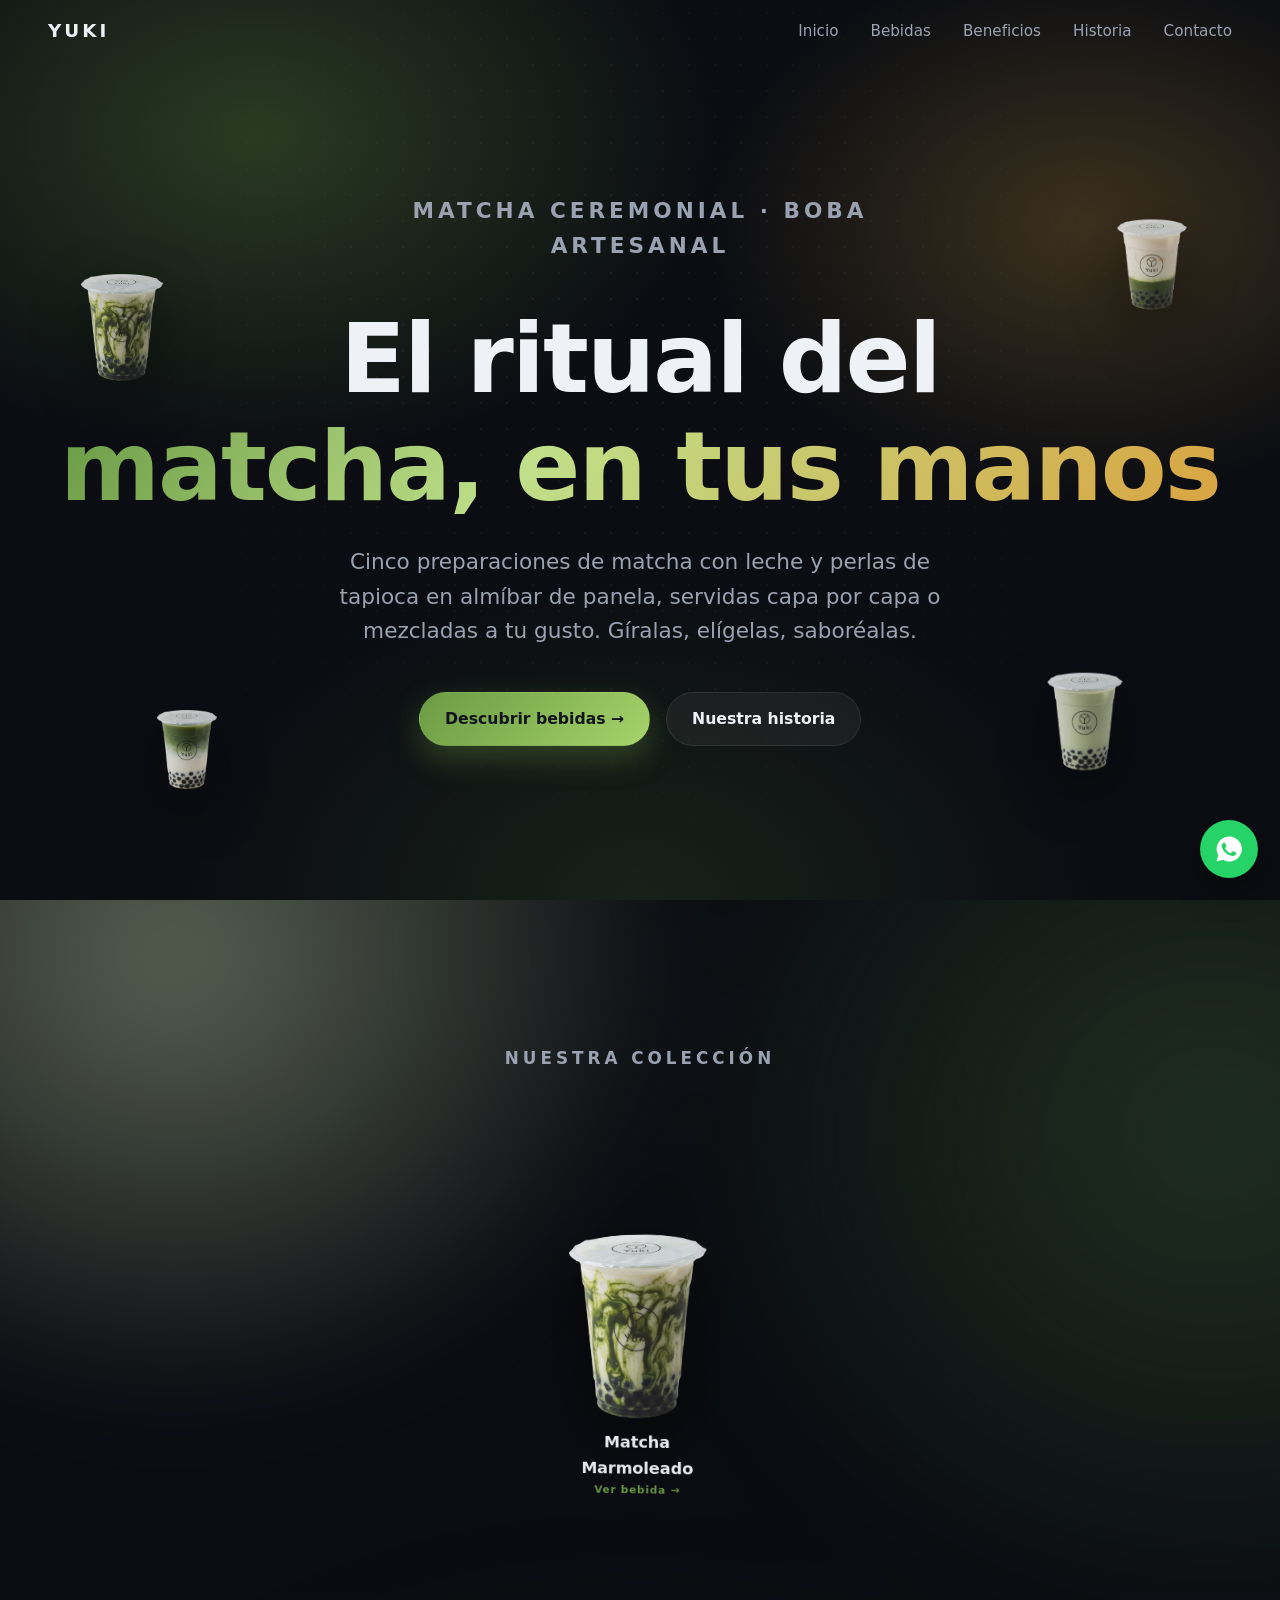
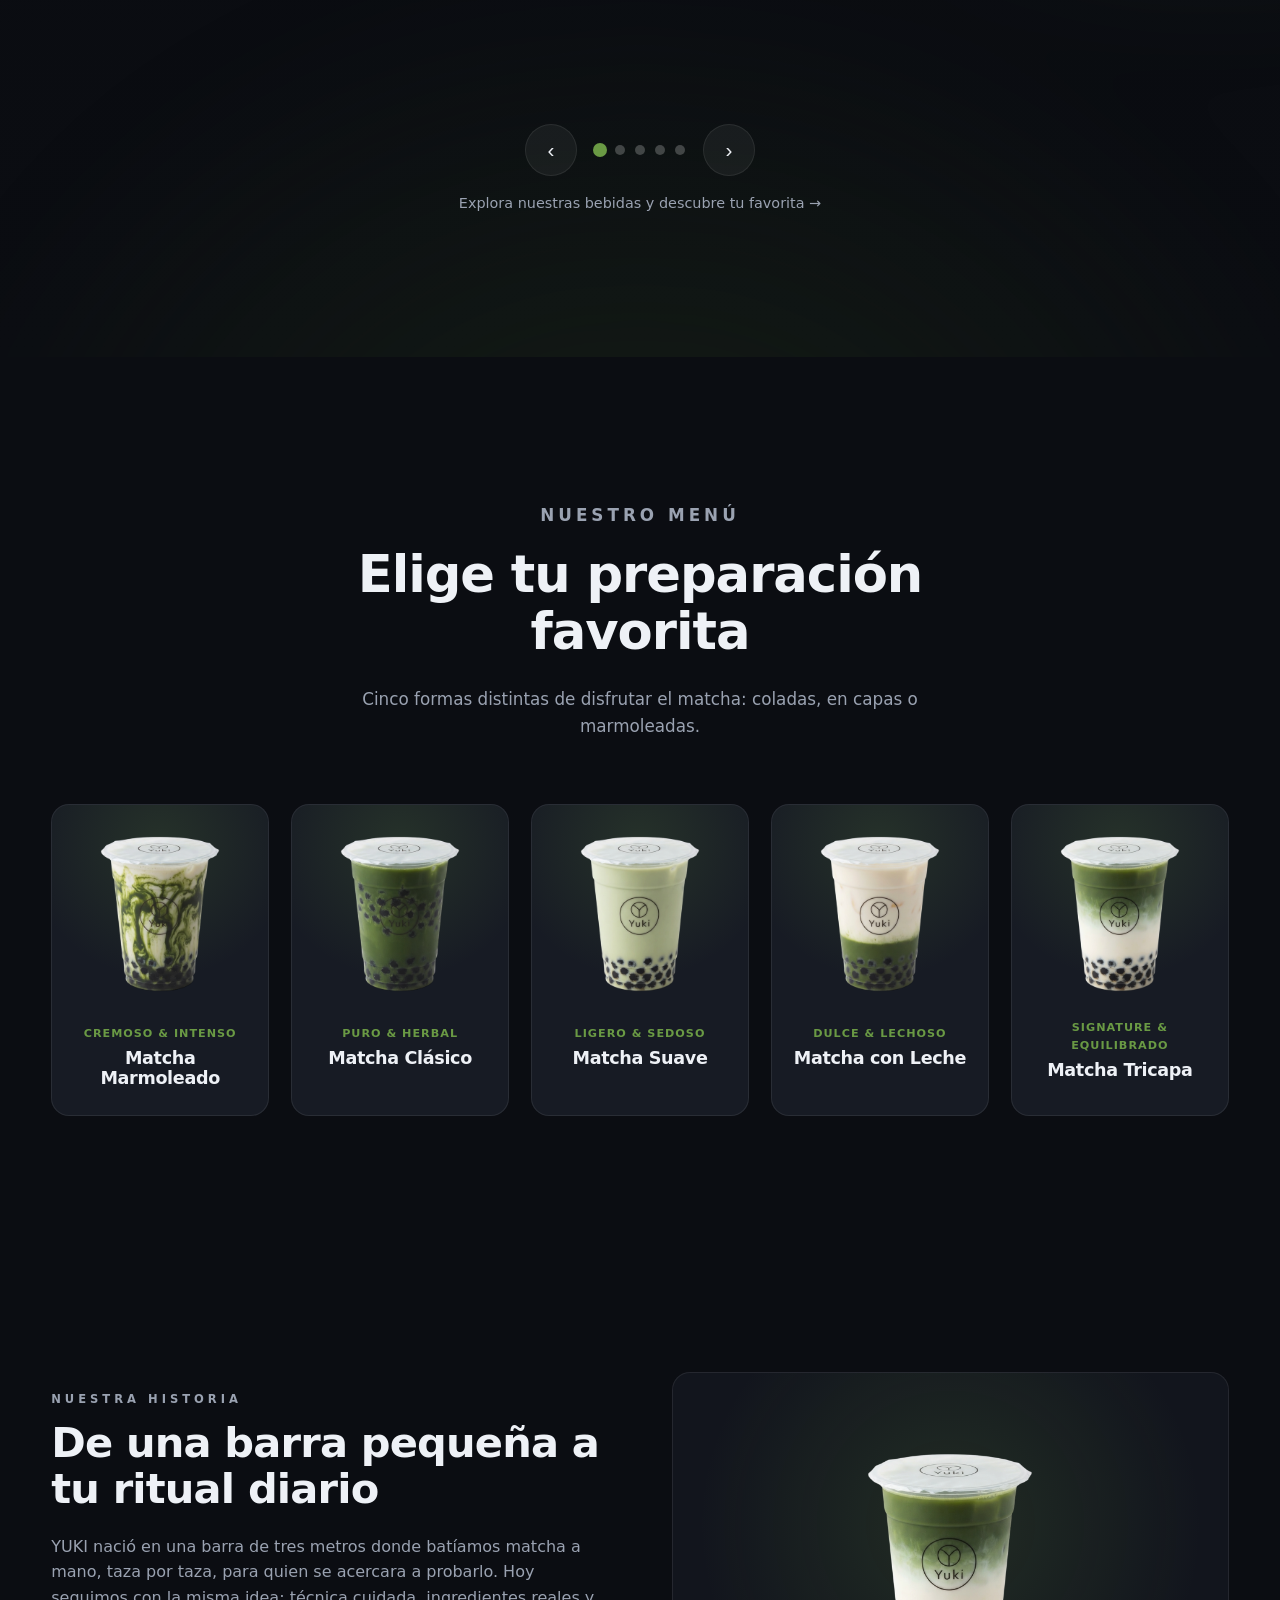
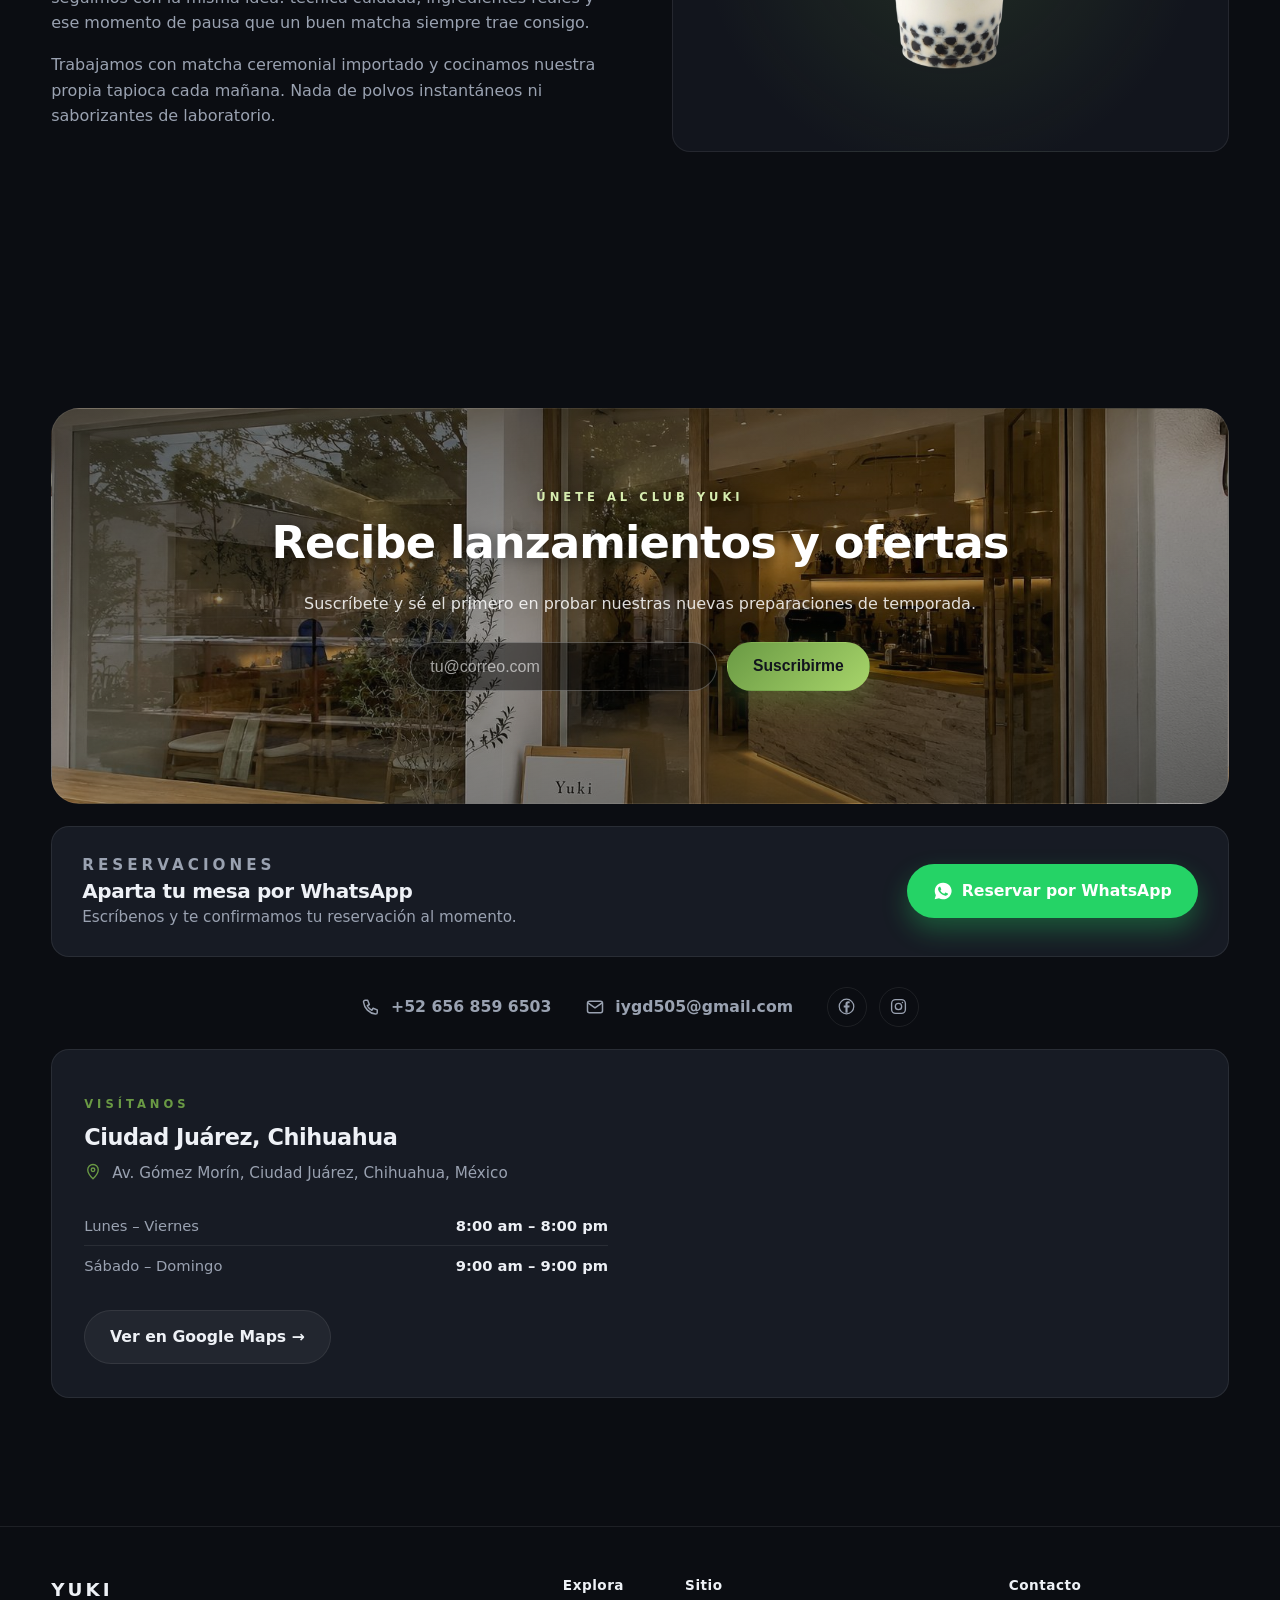
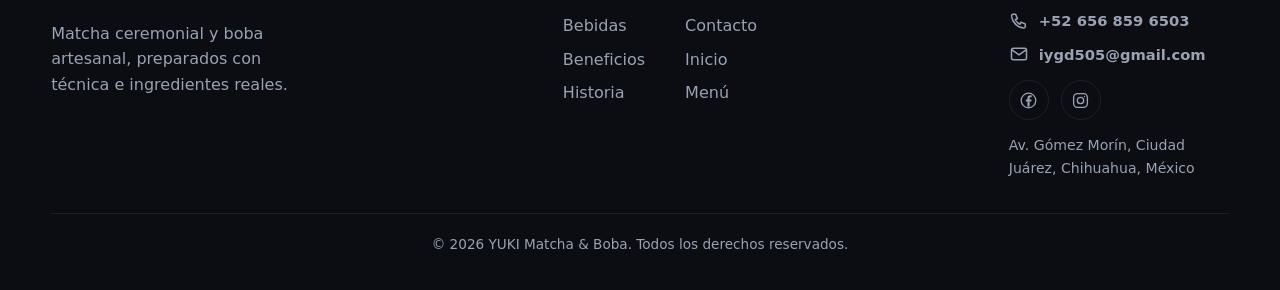
<file: index.html>
<!DOCTYPE html>
<html lang="es">
  <head>
    <meta charset="UTF-8" />
    <meta name="viewport" content="width=device-width, initial-scale=1.0" />
    <title>YUKI · Matcha & Boba</title>
    <meta
      name="description"
      content="YUKI — matcha ceremonial y boba artesanal. Descubre nuestras bebidas en un carrusel 3D interactivo."
    />
    <link
      rel="icon"
      href="data:image/svg+xml,%3Csvg xmlns='http://www.w3.org/2000/svg' viewBox='0 0 32 32'%3E%3Ccircle cx='16' cy='16' r='14' fill='%236a9a44'/%3E%3C/svg%3E"
    />
    <link rel="stylesheet" href="css/styles.css" />
  </head>
  <body>
    <!-- ---------- NAV ---------- -->
    <nav class="nav" id="nav">
      <a class="brand" href="#top">YUKI</a>
      <div class="nav-links" id="navLinks">
        <a href="#top">Inicio</a>
        <a href="#bebidas">Bebidas</a>
        <a href="#beneficios">Beneficios</a>
        <a href="#historia">Historia</a>
        <a href="#contacto">Contacto</a>
      </div>
      <button class="nav-toggle" id="navToggle" aria-label="Abrir menú">☰</button>
    </nav>

    <!-- ---------- HERO ---------- -->
    <header class="hero" id="top">
      <div class="hero-bg"></div>
      <div class="hero-floaties" id="heroFloaties"></div>
      <div class="container">
        <p class="eyebrow">Matcha ceremonial · Boba artesanal</p>
        <h1>El ritual del<br /><span class="grad">matcha, en tus manos</span></h1>
        <p>
          Cinco preparaciones de matcha con leche y perlas de tapioca en almíbar
          de panela, servidas capa por capa o mezcladas a tu gusto. Gíralas,
          elígelas, saboréalas.
        </p>
        <div class="hero-cta">
          <a href="#bebidas" class="btn btn-primary">Descubrir bebidas →</a>
          <a href="#historia" class="btn btn-ghost">Nuestra historia</a>
        </div>
      </div>
    </header>

    <!-- ---------- BEBIDAS · CARRUSEL 3D ---------- -->
    <section class="section bebidas" id="bebidas">
      <div class="bebidas-bg" id="bebidasBg" aria-hidden="true">
        <div class="wash wash-a" id="washA"></div>
        <div class="wash wash-b" id="washB"></div>
      </div>
      <div class="container">
        <div class="section-head reveal">
          <p class="eyebrow">Nuestra colección</p>
        </div>

        <div class="stage" id="stage" aria-label="Carrusel 3D de bebidas">
          <div class="ring" id="ring"></div>
        </div>

        <div class="carousel-controls">
          <button class="arrow" id="prev" aria-label="Anterior">‹</button>
          <div class="dots" id="dots"></div>
          <button class="arrow" id="next" aria-label="Siguiente">›</button>
        </div>
        <p class="carousel-hint">
          Explora nuestras bebidas y descubre tu favorita →
        </p>
      </div>
    </section>

    <!-- ---------- BENEFICIOS ---------- -->
    <section class="section" id="beneficios">
      <div class="container">
        <div class="section-head reveal">
          <p class="eyebrow">Nuestro menú</p>
          <h2>Elige tu preparación favorita</h2>
          <p>Cinco formas distintas de disfrutar el matcha: coladas, en capas o marmoleadas.</p>
        </div>
        <div class="product-cards" id="productCards"></div>
      </div>
    </section>

    <!-- ---------- HISTORIA ---------- -->
    <section class="section" id="historia">
      <div class="container split">
        <div class="txt reveal">
          <p class="eyebrow">Nuestra historia</p>
          <h2>De una barra pequeña a tu ritual diario</h2>
          <p>
            YUKI nació en una barra de tres metros donde batíamos matcha a mano,
            taza por taza, para quien se acercara a probarlo. Hoy seguimos con la
            misma idea: técnica cuidada, ingredientes reales y ese momento de pausa
            que un buen matcha siempre trae consigo.
          </p>
          <p>
            Trabajamos con matcha ceremonial importado y cocinamos nuestra propia
            tapioca cada mañana. Nada de polvos instantáneos ni saborizantes de
            laboratorio.
          </p>
        </div>
        <div class="showcase reveal" id="historiaShowcase"></div>
      </div>
    </section>

    <!-- ---------- CONTACTO / NEWSLETTER ---------- -->
    <section class="section" id="contacto">
      <div class="container">
        <div class="cta-band reveal">
          <p class="eyebrow">Únete al club YUKI</p>
          <h2>Recibe lanzamientos y ofertas</h2>
          <p class="cta-lead">
            Suscríbete y sé el primero en probar nuestras nuevas preparaciones de
            temporada.
          </p>
          <form class="newsletter" id="newsletter">
            <input
              type="email"
              id="email"
              placeholder="tu@correo.com"
              required
              aria-label="Correo electrónico"
            />
            <button class="btn btn-primary" type="submit">Suscribirme</button>
          </form>
          <p class="form-msg" id="formMsg"></p>
        </div>

        <div class="reserve-card reveal" id="reserveCard"></div>

        <div class="contact-info reveal" id="contactInfo"></div>

        <div class="location-card reveal" id="locationCard"></div>
      </div>
    </section>

    <!-- ---------- FOOTER ---------- -->
    <footer>
      <div class="container">
        <div class="footer-grid">
          <div>
            <div class="brand">YUKI</div>
            <p style="max-width: 260px">
              Matcha ceremonial y boba artesanal, preparados con técnica e
              ingredientes reales.
            </p>
          </div>
          <div class="footer-links">
            <div>
              <p class="footer-heading">Explora</p>
              <a href="#bebidas">Bebidas</a>
              <a href="#beneficios">Beneficios</a>
              <a href="#historia">Historia</a>
            </div>
            <div>
              <p class="footer-heading">Sitio</p>
              <a href="#contacto">Contacto</a>
              <a href="#top">Inicio</a>
              <a href="#bebidas">Menú</a>
            </div>
          </div>
          <div class="footer-contact-col">
            <p class="footer-heading">Contacto</p>
            <div class="contact-stack" id="footerContact"></div>
            <div class="social-row" id="footerSocial"></div>
            <p class="footer-address" id="footerAddress"></p>
          </div>
        </div>
        <div class="footer-bottom">
          © 2026 YUKI Matcha &amp; Boba. Todos los derechos reservados.
        </div>
      </div>
    </footer>

    <script src="js/data.js"></script>
    <script src="js/common.js"></script>
    <script src="js/carousel.js"></script>
  </body>
</html>
</file>
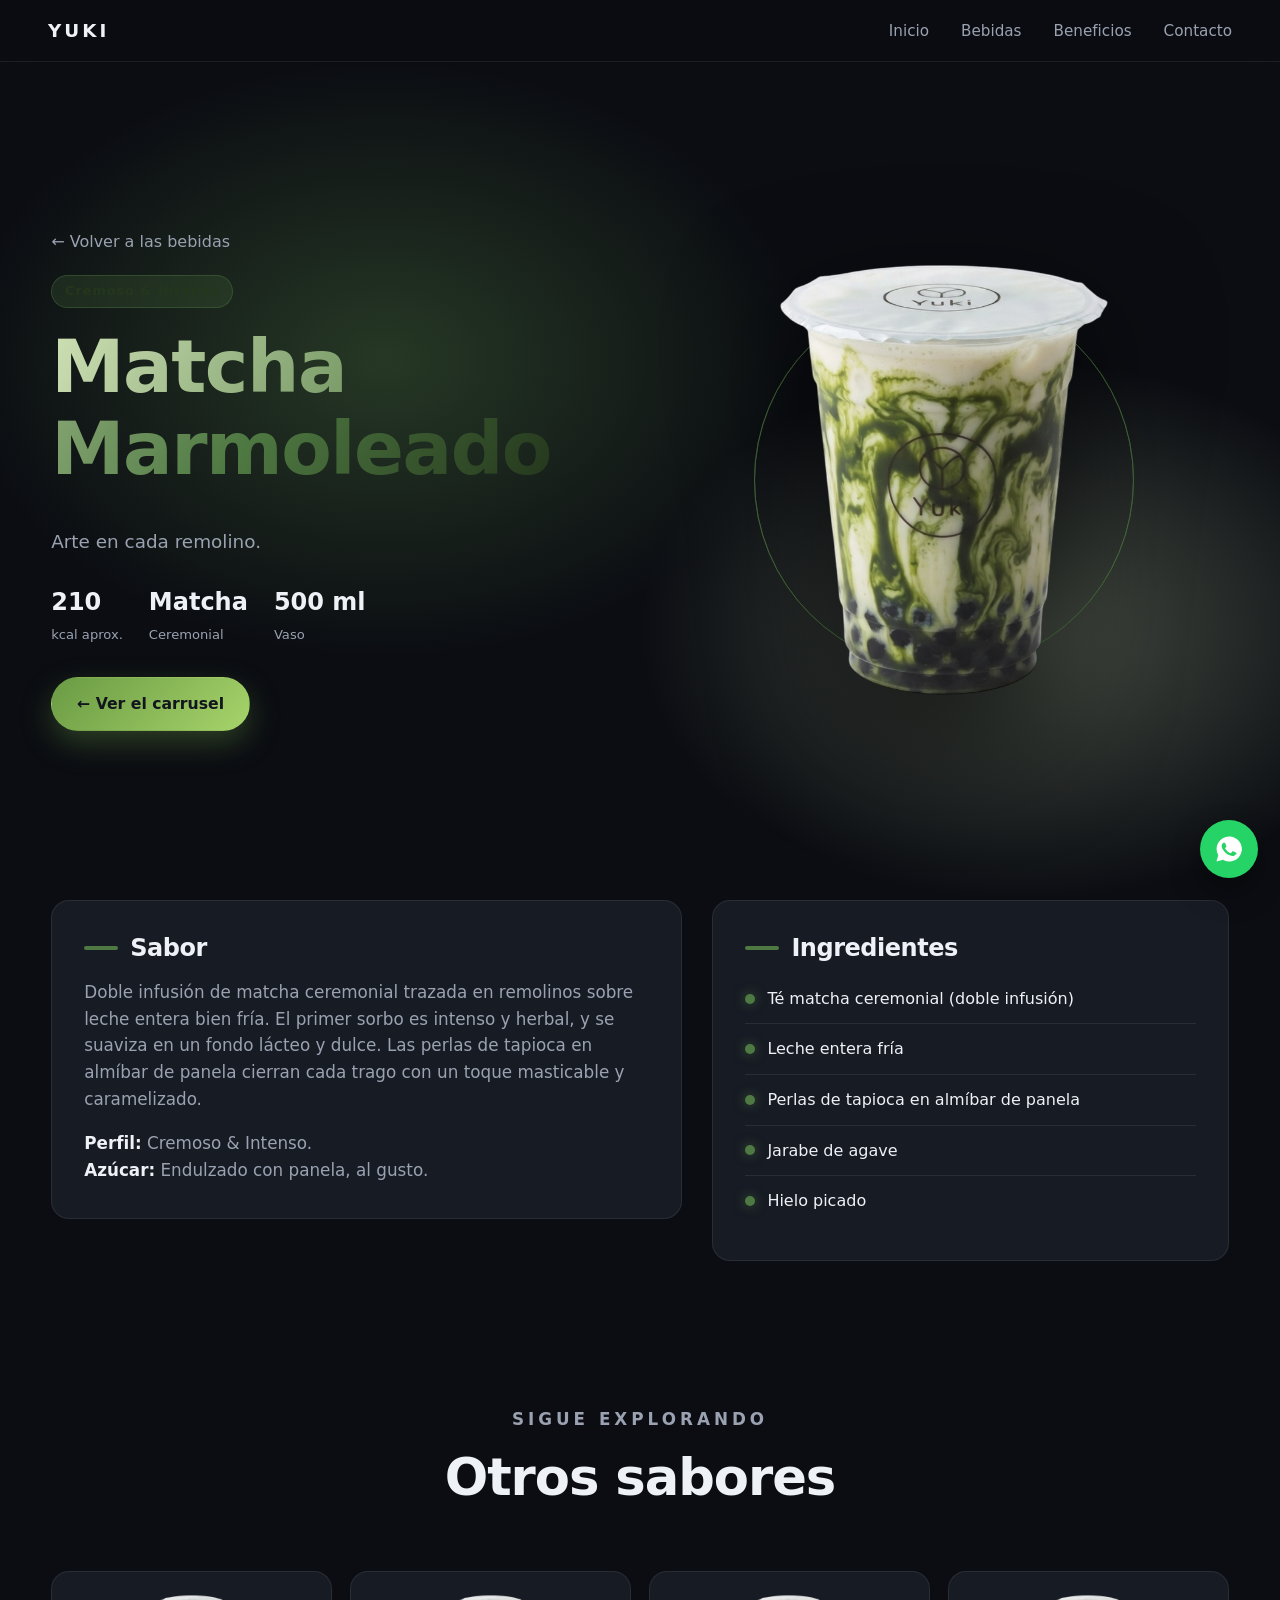
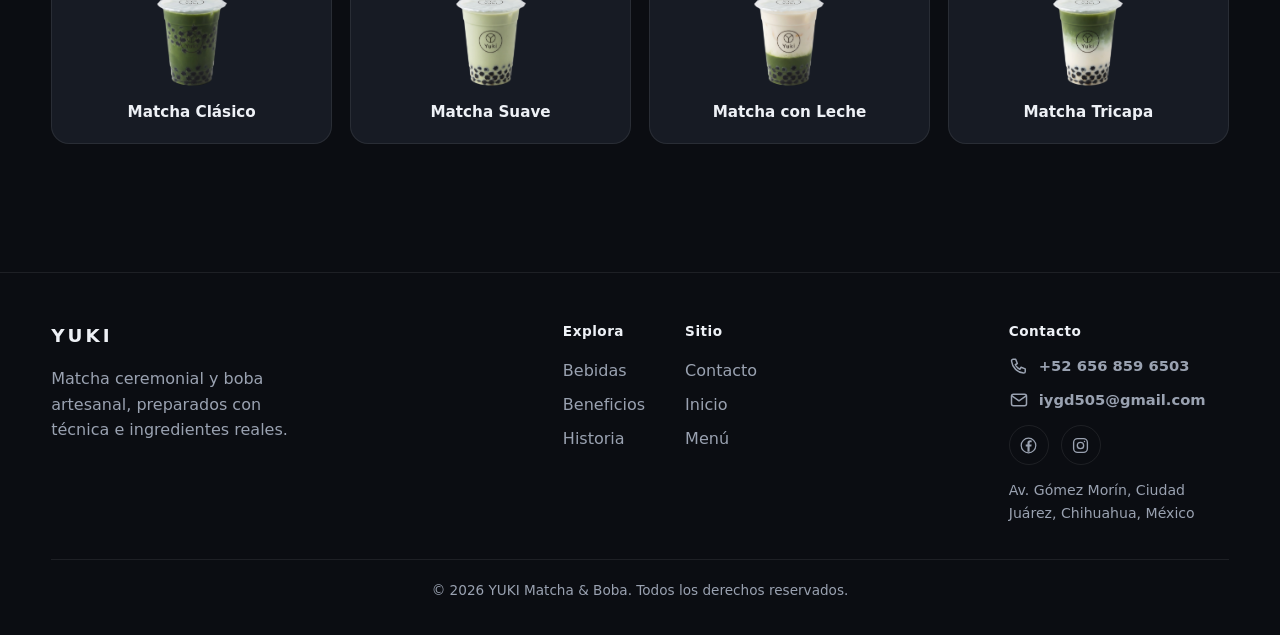
<file: producto.html>
<!DOCTYPE html>
<html lang="es">
  <head>
    <meta charset="UTF-8" />
    <meta name="viewport" content="width=device-width, initial-scale=1.0" />
    <title>YUKI · Producto</title>
    <meta name="description" content="Ficha de producto YUKI: sabor e ingredientes." />
    <link
      rel="icon"
      href="data:image/svg+xml,%3Csvg xmlns='http://www.w3.org/2000/svg' viewBox='0 0 32 32'%3E%3Ccircle cx='16' cy='16' r='14' fill='%236a9a44'/%3E%3C/svg%3E"
    />
    <link rel="stylesheet" href="css/styles.css" />
  </head>
  <body class="product-page">
    <!-- ---------- NAV ---------- -->
    <nav class="nav scrolled" id="nav">
      <a class="brand" href="index.html">YUKI</a>
      <div class="nav-links" id="navLinks">
        <a href="index.html">Inicio</a>
        <a href="index.html#bebidas">Bebidas</a>
        <a href="index.html#beneficios">Beneficios</a>
        <a href="index.html#contacto">Contacto</a>
      </div>
      <button class="nav-toggle" id="navToggle" aria-label="Abrir menú">☰</button>
    </nav>

    <main id="productMain">
      <!-- Rellenado por js/producto.js -->
    </main>

    <footer>
      <div class="container">
        <div class="footer-grid">
          <div>
            <div class="brand">YUKI</div>
            <p style="max-width: 260px">
              Matcha ceremonial y boba artesanal, preparados con técnica e
              ingredientes reales.
            </p>
          </div>
          <div class="footer-links">
            <div>
              <p class="footer-heading">Explora</p>
              <a href="index.html#bebidas">Bebidas</a>
              <a href="index.html#beneficios">Beneficios</a>
              <a href="index.html#historia">Historia</a>
            </div>
            <div>
              <p class="footer-heading">Sitio</p>
              <a href="index.html#contacto">Contacto</a>
              <a href="index.html">Inicio</a>
              <a href="index.html#bebidas">Menú</a>
            </div>
          </div>
          <div class="footer-contact-col">
            <p class="footer-heading">Contacto</p>
            <div class="contact-stack" id="footerContact"></div>
            <div class="social-row" id="footerSocial"></div>
            <p class="footer-address" id="footerAddress"></p>
          </div>
        </div>
        <div class="footer-bottom">
          © 2026 YUKI Matcha &amp; Boba. Todos los derechos reservados.
        </div>
      </div>
    </footer>

    <script src="js/data.js"></script>
    <script src="js/common.js"></script>
    <script src="js/producto.js"></script>
  </body>
</html>
</file>
<file: css/styles.css>
/* ============================================================
   YUKI · Matcha & Boba — Hoja de estilos
   ============================================================ */

:root {
  --bg: #0b0d12;
  --bg-soft: #12151d;
  --panel: #171b24;
  --text: #eef1f6;
  --muted: #9aa2b1;
  --line: rgba(255, 255, 255, 0.08);
  --brand: #6a9a44;
  --brand-2: #d9a441;
  --radius: 18px;
  --shadow: 0 24px 60px rgba(0, 0, 0, 0.45);
  --font: "Segoe UI", system-ui, -apple-system, Roboto, Helvetica, Arial,
    sans-serif;
}

* {
  box-sizing: border-box;
}

html {
  scroll-behavior: smooth;
}

body {
  margin: 0;
  font-family: var(--font);
  color: var(--text);
  background: var(--bg);
  line-height: 1.6;
  /* El overflow del <body> se "promueve" al viewport según la spec CSS
     (no crea una caja de recorte normal), así que es seguro para el
     carrusel 3D. Lo que SÍ rompe preserve-3d en Safari es un overflow
     no-visible en un contenedor intermedio normal (por eso .bebidas ya
     no lo tiene: ver .bebidas-bg más abajo). */
  overflow-x: hidden;
}

a {
  color: inherit;
  text-decoration: none;
}

img,
svg {
  display: block;
}

.container {
  width: min(1180px, 92vw);
  margin-inline: auto;
}

.eyebrow {
  text-transform: uppercase;
  letter-spacing: 4px;
  font-size: 0.72rem;
  font-weight: 700;
  color: var(--brand);
}

h1,
h2,
h3 {
  line-height: 1.12;
  margin: 0 0 0.5em;
  font-weight: 800;
  letter-spacing: -0.02em;
}

.section {
  padding: clamp(64px, 10vw, 130px) 0;
  position: relative;
}

.section-head {
  max-width: 640px;
  margin: 0 auto clamp(36px, 5vw, 64px);
  text-align: center;
}

.section-head h2 {
  font-size: clamp(2rem, 4.5vw, 3.2rem);
}

.section-head p {
  color: var(--muted);
  font-size: 1.05rem;
}

.btn {
  display: inline-flex;
  align-items: center;
  gap: 0.55em;
  padding: 0.85em 1.6em;
  border-radius: 999px;
  font-weight: 700;
  font-size: 0.98rem;
  border: 1px solid transparent;
  cursor: pointer;
  transition: transform 0.18s ease, box-shadow 0.25s ease, background 0.25s ease;
  will-change: transform;
}

.btn:hover {
  transform: translateY(-2px);
}

.btn-primary {
  color: #12151d;
  background: linear-gradient(135deg, var(--brand), #a7d46a);
  box-shadow: 0 12px 30px rgba(106, 154, 68, 0.35);
}

.btn-ghost {
  color: var(--text);
  background: rgba(255, 255, 255, 0.05);
  border-color: var(--line);
}

.btn-ghost:hover {
  background: rgba(255, 255, 255, 0.1);
}

/* ---------- Navbar ---------- */
.nav {
  position: fixed;
  top: 0;
  left: 0;
  right: 0;
  z-index: 100;
  display: flex;
  align-items: center;
  justify-content: space-between;
  padding: 16px clamp(18px, 4vw, 48px);
  transition: background 0.3s ease, backdrop-filter 0.3s ease,
    border-color 0.3s ease;
  border-bottom: 1px solid transparent;
}

.nav.scrolled {
  background: rgba(11, 13, 18, 0.75);
  backdrop-filter: blur(14px);
  border-bottom-color: var(--line);
}

.brand {
  display: flex;
  align-items: center;
  gap: 0.6em;
  font-weight: 900;
  letter-spacing: 3px;
  font-size: 1.15rem;
}

.nav-links {
  display: flex;
  gap: 2rem;
  align-items: center;
  font-size: 0.95rem;
}

.nav-links a {
  color: var(--muted);
  transition: color 0.2s ease;
}

.nav-links a:hover {
  color: var(--text);
}

.nav-toggle {
  display: none;
  background: none;
  border: 0;
  color: var(--text);
  font-size: 1.6rem;
  cursor: pointer;
}

/* ---------- Hero ---------- */
.hero {
  position: relative;
  min-height: 100vh;
  display: grid;
  place-items: center;
  text-align: center;
  padding: 120px 0 80px;
  overflow: hidden;
}

.hero-bg {
  position: absolute;
  inset: 0;
  background: radial-gradient(
      60% 60% at 20% 15%,
      rgba(106, 154, 68, 0.32),
      transparent 60%
    ),
    radial-gradient(50% 50% at 85% 25%, rgba(217, 164, 65, 0.24), transparent 60%),
    radial-gradient(60% 60% at 50% 100%, rgba(106, 154, 68, 0.14), transparent 60%),
    var(--bg);
  z-index: -2;
}

.hero-bg::after {
  content: "";
  position: absolute;
  inset: 0;
  background-image: radial-gradient(rgba(255, 255, 255, 0.06) 1px, transparent 1px);
  background-size: 26px 26px;
  mask-image: radial-gradient(circle at 50% 40%, #000 0%, transparent 75%);
}

.hero h1 {
  font-size: clamp(2.7rem, 8vw, 6rem);
  margin-bottom: 0.25em;
}

.hero h1 .grad {
  background: linear-gradient(120deg, var(--brand), #bfe08a 40%, var(--brand-2));
  -webkit-background-clip: text;
  background-clip: text;
  color: transparent;
}

.hero p {
  color: var(--muted);
  font-size: clamp(1.05rem, 2.2vw, 1.35rem);
  max-width: 620px;
  margin: 0 auto 2em;
}

.hero-cta {
  display: flex;
  gap: 1rem;
  justify-content: center;
  flex-wrap: wrap;
}

.hero-floaties {
  position: absolute;
  inset: 0;
  z-index: -1;
  pointer-events: none;
}

.floaty {
  position: absolute;
  width: 90px;
  opacity: 0.85;
  filter: drop-shadow(0 20px 30px rgba(0, 0, 0, 0.5));
  animation: bob 7s ease-in-out infinite;
}

.floaty.f1 {
  left: 6%;
  top: 30%;
  animation-delay: 0s;
}
.floaty.f2 {
  right: 7%;
  top: 24%;
  width: 76px;
  animation-delay: 1.4s;
}
.floaty.f3 {
  left: 12%;
  bottom: 12%;
  width: 66px;
  animation-delay: 2.6s;
}
.floaty.f4 {
  right: 12%;
  bottom: 14%;
  width: 82px;
  animation-delay: 0.8s;
}

@keyframes bob {
  0%,
  100% {
    transform: translateY(0) rotate(-4deg);
  }
  50% {
    transform: translateY(-26px) rotate(4deg);
  }
}

/* ---------- Carrusel 3D ---------- */
.bebidas {
  position: relative;
  background: linear-gradient(180deg, var(--bg), #0a0c11 40%, var(--bg));
}

/* Fondo adaptativo: cada bebida activa tiñe el fondo de la sección.
   Dos capas (wash-a/wash-b) se alternan con crossfade suave. El overflow
   se recorta aquí (no en .bebidas) para no ser ancestro del carrusel 3D. */
.bebidas-bg {
  position: absolute;
  inset: 0;
  z-index: 0;
  overflow: hidden;
  pointer-events: none;
}

.wash {
  position: absolute;
  inset: -20%;
  opacity: 0;
  filter: blur(50px);
  transition: opacity 1.15s ease;
  will-change: opacity;
}

.wash.show {
  opacity: 1;
}

.bebidas .container {
  position: relative;
  z-index: 1;
}

.stage {
  position: relative;
  height: 560px;
  -webkit-perspective: 1600px;
  perspective: 1600px;
  perspective-origin: 50% 42%;
  margin-top: 10px;
  touch-action: pan-y;
  cursor: grab;
}

.stage:active {
  cursor: grabbing;
}

.ring {
  position: absolute;
  inset: 0;
  -webkit-transform-style: preserve-3d;
  transform-style: preserve-3d;
  -webkit-transform: translateZ(-380px) rotateY(var(--rot, 0deg));
  transform: translateZ(-380px) rotateY(var(--rot, 0deg));
  will-change: transform;
}

.cell {
  position: absolute;
  left: 50%;
  top: 50%;
  width: 210px;
  height: 430px;
  margin-left: -105px;
  margin-top: -215px;
  -webkit-transform: rotateY(calc(var(--i) * var(--angle)))
    translateZ(var(--radius, 430px));
  transform: rotateY(calc(var(--i) * var(--angle)))
    translateZ(var(--radius, 430px));
  -webkit-transform-style: preserve-3d;
  transform-style: preserve-3d;
  /* Sin transición de opacity: se recalcula cada frame en JS a partir de
     rotation, que ya cambia de forma continua (arrastre, giro automático
     o la animación de salto). Una transición CSS aquí compite con esas
     actualizaciones cuadro a cuadro y se ve con retraso/trabado. */
}

.cell-inner {
  display: flex;
  flex-direction: column;
  align-items: center;
  gap: 10px;
  height: 100%;
  transition: transform 0.3s ease;
}

.cup {
  display: block;
}

.cup img {
  width: 100%;
  height: auto;
  /* Proporción real de las fotos (359x460 / 593x760), declarada a propósito:
     dentro del carrusel 3D (preserve-3d anidado + flexbox), Safari calcula
     mal el height:auto de la imagen y la corta a la mitad; con aspect-ratio
     el navegador reserva el alto correcto sin depender de ese cálculo. */
  aspect-ratio: 359 / 460;
  display: block;
}

.cell .cup {
  width: 180px;
  flex-shrink: 0;
  transition: transform 0.3s ease, filter 0.3s ease;
}

.cell .cup img {
  filter: drop-shadow(0 22px 26px rgba(0, 0, 0, 0.5));
}

.cell.is-active .cup {
  transform: scale(1.05);
}

.cell.is-active .cup img {
  filter: drop-shadow(0 30px 40px rgba(0, 0, 0, 0.55));
}

.cell-label {
  text-align: center;
  opacity: 0;
  transform: translateY(6px);
  transition: opacity 0.3s ease, transform 0.3s ease;
  pointer-events: none;
}

.cell.is-active .cell-label {
  opacity: 1;
  transform: translateY(0);
}

.cell-name {
  font-weight: 800;
  font-size: 1.25rem;
}

.cell-cta {
  font-size: 0.82rem;
  color: var(--brand);
  letter-spacing: 1px;
  font-weight: 700;
}

/* Controles del carrusel */
.carousel-controls {
  display: flex;
  align-items: center;
  justify-content: center;
  gap: 18px;
  margin-top: 28px;
}

.arrow {
  width: 52px;
  height: 52px;
  border-radius: 50%;
  border: 1px solid var(--line);
  background: rgba(255, 255, 255, 0.05);
  color: var(--text);
  font-size: 1.3rem;
  cursor: pointer;
  display: grid;
  place-items: center;
  transition: background 0.2s ease, transform 0.2s ease;
}

.arrow:hover {
  background: rgba(255, 255, 255, 0.12);
  transform: translateY(-2px);
}

.dots {
  display: flex;
  gap: 10px;
}

.dot-btn {
  width: 10px;
  height: 10px;
  border-radius: 50%;
  border: 0;
  padding: 0;
  background: rgba(255, 255, 255, 0.22);
  cursor: pointer;
  transition: transform 0.2s ease, background 0.2s ease;
}

.dot-btn.active {
  background: var(--brand);
  transform: scale(1.4);
}

.carousel-hint {
  text-align: center;
  color: var(--muted);
  font-size: 0.9rem;
  margin-top: 16px;
}

/* ---------- Beneficios · cards de producto ---------- */
.product-cards {
  display: grid;
  grid-template-columns: repeat(auto-fit, minmax(200px, 1fr));
  gap: 22px;
}

.product-card {
  display: block;
  background: var(--panel);
  border: 1px solid var(--line);
  border-radius: var(--radius);
  overflow: hidden;
  transition: transform 0.25s ease, border-color 0.25s ease;
}

.product-card:hover {
  transform: translateY(-6px);
  border-color: rgba(106, 154, 68, 0.4);
}

.pc-media {
  display: grid;
  place-items: center;
  padding: 26px 10px 6px;
  background: radial-gradient(circle at 50% 20%, rgba(106, 154, 68, 0.18), transparent 70%);
}

.pc-media .cup {
  width: 130px;
}

.pc-body {
  padding: 16px 20px 26px;
  text-align: center;
}

.pc-tag {
  display: inline-block;
  font-size: 0.7rem;
  font-weight: 700;
  letter-spacing: 1px;
  text-transform: uppercase;
  color: var(--brand);
  margin-bottom: 6px;
}

.pc-body h3 {
  font-size: 1.1rem;
  margin: 0;
}

/* ---------- Historia ---------- */
.split {
  display: grid;
  grid-template-columns: 1fr 1fr;
  gap: clamp(28px, 5vw, 64px);
  align-items: center;
}

.split .txt h2 {
  font-size: clamp(1.8rem, 3.5vw, 2.6rem);
}

.split .txt p {
  color: var(--muted);
}

.showcase {
  position: relative;
  display: grid;
  place-items: center;
  min-height: 380px;
  border-radius: var(--radius);
  background: radial-gradient(circle at 50% 40%, rgba(106, 154, 68, 0.18), transparent 70%),
    var(--bg-soft);
  border: 1px solid var(--line);
  overflow: hidden;
}

.showcase .cup {
  width: 180px;
  animation: bob 6s ease-in-out infinite;
}

/* ---------- Contacto / Newsletter ---------- */
.cta-band {
  position: relative;
  overflow: hidden;
  border: 1px solid var(--line);
  border-radius: 28px;
  padding: clamp(36px, 6vw, 68px);
  text-align: center;
  background-color: var(--bg-soft);
  background-image: linear-gradient(
      165deg,
      rgba(6, 8, 6, 0.6),
      rgba(6, 8, 6, 0.32) 50%,
      rgba(6, 8, 6, 0.64)
    ),
    url("../img/fondo/club-yuki.jpg");
  background-size: cover;
  background-position: center;
}

.cta-band .eyebrow {
  color: #d7edb0;
  text-shadow: 0 2px 10px rgba(0, 0, 0, 0.4);
}

.cta-band h2 {
  font-size: clamp(1.8rem, 4vw, 2.8rem);
  color: #fff;
  text-shadow: 0 2px 14px rgba(0, 0, 0, 0.4);
}

.cta-band .cta-lead {
  color: rgba(255, 255, 255, 0.85);
}

.newsletter {
  display: flex;
  gap: 10px;
  max-width: 460px;
  margin: 26px auto 0;
  flex-wrap: wrap;
  justify-content: center;
}

.newsletter input {
  flex: 1 1 240px;
  padding: 0.9em 1.2em;
  border-radius: 999px;
  border: 1px solid rgba(255, 255, 255, 0.25);
  background: rgba(0, 0, 0, 0.45);
  color: #fff;
  font-size: 1rem;
}

.newsletter input::placeholder {
  color: rgba(255, 255, 255, 0.6);
}

.newsletter input:focus {
  outline: none;
  border-color: var(--brand);
}

.form-msg {
  margin-top: 12px;
  color: #7ee0a1;
  font-size: 0.9rem;
  min-height: 1.2em;
}

/* ---------- Contacto real: teléfono, correo y redes ---------- */
.contact-info {
  display: flex;
  flex-wrap: wrap;
  align-items: center;
  justify-content: center;
  gap: 18px 34px;
  margin-top: 30px;
}

.contact-item {
  display: inline-flex;
  align-items: center;
  gap: 10px;
  color: var(--muted);
  font-weight: 600;
  font-size: 0.98rem;
  transition: color 0.2s ease;
}

.contact-item svg {
  width: 20px;
  height: 20px;
  flex: none;
}

.contact-item:hover {
  color: var(--text);
}

.contact-stack {
  display: flex;
  flex-direction: column;
  gap: 10px;
  align-items: flex-start;
}

.social-row {
  display: flex;
  gap: 12px;
}

.social-btn {
  width: 40px;
  height: 40px;
  border-radius: 50%;
  border: 1px solid var(--line);
  display: grid;
  place-items: center;
  color: var(--muted);
  transition: color 0.2s ease, border-color 0.2s ease, transform 0.2s ease;
}

.social-btn svg {
  width: 19px;
  height: 19px;
}

.social-btn:hover {
  color: var(--brand);
  border-color: rgba(106, 154, 68, 0.5);
  transform: translateY(-2px);
}

/* ---------- Reservaciones por WhatsApp ---------- */
.reserve-card {
  display: flex;
  align-items: center;
  justify-content: space-between;
  flex-wrap: wrap;
  gap: 20px;
  margin-top: 22px;
  padding: 26px 30px;
  background: var(--panel);
  border: 1px solid var(--line);
  border-radius: var(--radius);
  text-align: left;
}

.reserve-text h3 {
  font-size: 1.25rem;
  margin: 0.15em 0;
}

.reserve-text p {
  color: var(--muted);
  margin: 0;
  font-size: 0.95rem;
}

.btn-whatsapp {
  color: #fff;
  background: #25d366;
  box-shadow: 0 12px 26px rgba(37, 211, 102, 0.32);
  flex: none;
}

.btn-whatsapp svg {
  width: 20px;
  height: 20px;
}

.btn-whatsapp:hover {
  background: #22c15e;
}

/* ---------- Ubicación y horario ---------- */
.location-card {
  display: grid;
  grid-template-columns: 1fr 1fr;
  margin-top: 22px;
  background: var(--panel);
  border: 1px solid var(--line);
  border-radius: var(--radius);
  overflow: hidden;
  text-align: left;
}

.location-info {
  padding: 34px 32px;
}

.location-info h3 {
  font-size: 1.4rem;
}

.location-address {
  display: flex;
  align-items: flex-start;
  gap: 10px;
  color: var(--muted);
  margin: 0 0 20px;
  font-size: 0.95rem;
}

.location-address svg {
  width: 18px;
  height: 18px;
  flex: none;
  margin-top: 2px;
  color: var(--brand);
}

.hours-list {
  list-style: none;
  margin: 0 0 24px;
  padding: 0;
}

.hours-list li {
  display: flex;
  justify-content: space-between;
  gap: 16px;
  padding: 8px 0;
  border-bottom: 1px solid var(--line);
  font-size: 0.92rem;
}

.hours-list li:last-child {
  border-bottom: 0;
}

.hours-list li span {
  color: var(--muted);
}

.hours-list li b {
  color: var(--text);
}

.location-map {
  min-height: 320px;
}

.location-map iframe {
  width: 100%;
  height: 100%;
  min-height: 320px;
  border: 0;
  display: block;
}

/* ---------- Botón flotante de WhatsApp ---------- */
.wa-float {
  position: fixed;
  right: 22px;
  bottom: 22px;
  width: 58px;
  height: 58px;
  border-radius: 50%;
  background: #25d366;
  color: #fff;
  display: grid;
  place-items: center;
  box-shadow: 0 14px 30px rgba(0, 0, 0, 0.35);
  z-index: 90;
  transition: transform 0.2s ease, box-shadow 0.2s ease;
}

.wa-float svg {
  width: 30px;
  height: 30px;
}

.wa-float:hover {
  transform: scale(1.08);
  box-shadow: 0 18px 36px rgba(0, 0, 0, 0.4);
}

/* ---------- Footer ---------- */
footer {
  border-top: 1px solid var(--line);
  padding: 48px 0 34px;
  color: var(--muted);
}

.footer-grid {
  display: flex;
  justify-content: space-between;
  gap: 30px;
  flex-wrap: wrap;
}

.footer-grid .brand {
  color: var(--text);
  margin-bottom: 10px;
}

.footer-links {
  display: flex;
  gap: 40px;
  flex-wrap: wrap;
}

.footer-links a {
  display: block;
  color: var(--muted);
  padding: 4px 0;
  transition: color 0.2s ease;
}

.footer-links a:hover {
  color: var(--text);
}

.footer-heading {
  color: var(--text);
  font-weight: 700;
  font-size: 0.85rem;
  letter-spacing: 0.5px;
  margin: 0 0 12px;
}

.footer-contact-col {
  display: flex;
  flex-direction: column;
}

.footer-contact-col .social-row {
  margin-top: 14px;
}

.footer-contact-col .contact-item {
  font-size: 0.92rem;
}

.footer-address {
  margin: 14px 0 0;
  color: var(--muted);
  font-size: 0.88rem;
  max-width: 220px;
}

.footer-bottom {
  margin-top: 34px;
  padding-top: 20px;
  border-top: 1px solid var(--line);
  font-size: 0.85rem;
  text-align: center;
}

/* ============================================================
   Página de producto
   ============================================================ */
.product-page {
  --p-color: var(--brand);
  --p-dark: var(--brand);
  --p-accent: #ffb347;
}

.product-hero {
  position: relative;
  min-height: 100vh;
  display: grid;
  place-items: center;
  padding: 140px 0 80px;
  overflow: hidden;
}

.ph-grid {
  display: grid;
  grid-template-columns: 1fr 1fr;
  align-items: center;
  gap: 40px;
}

.product-hero .glow {
  position: absolute;
  inset: 0;
  z-index: -1;
  background: radial-gradient(
      55% 55% at 30% 40%,
      color-mix(in srgb, var(--p-color) 40%, transparent),
      transparent 60%
    ),
    radial-gradient(
      50% 50% at 80% 70%,
      color-mix(in srgb, var(--p-accent) 30%, transparent),
      transparent 60%
    ),
    var(--bg);
}

.product-visual {
  display: grid;
  place-items: center;
  position: relative;
}

.product-visual .cup {
  width: min(360px, 72vw);
  animation: bob 6s ease-in-out infinite;
}

.product-visual .cup img {
  filter: drop-shadow(0 40px 60px rgba(0, 0, 0, 0.6));
}

.product-visual .ripple {
  position: absolute;
  width: 380px;
  height: 380px;
  border-radius: 50%;
  border: 1px solid color-mix(in srgb, var(--p-color) 45%, transparent);
  animation: ripple 4s ease-out infinite;
}

.product-visual .ripple:nth-child(2) {
  animation-delay: 1.3s;
}
.product-visual .ripple:nth-child(3) {
  animation-delay: 2.6s;
}

@keyframes ripple {
  0% {
    transform: scale(0.6);
    opacity: 0.7;
  }
  100% {
    transform: scale(1.25);
    opacity: 0;
  }
}

.product-info .flavor-tag {
  display: inline-block;
  padding: 0.4em 1em;
  border-radius: 999px;
  font-weight: 700;
  font-size: 0.8rem;
  letter-spacing: 1px;
  color: var(--p-dark);
  background: color-mix(in srgb, var(--p-color) 22%, transparent);
  border: 1px solid color-mix(in srgb, var(--p-color) 40%, transparent);
  margin-bottom: 18px;
}

.product-info h1 {
  font-size: clamp(2.6rem, 6vw, 4.6rem);
}

.product-info h1 .grad {
  background: linear-gradient(
    120deg,
    var(--p-accent),
    var(--p-color) 60%,
    var(--p-dark)
  );
  -webkit-background-clip: text;
  background-clip: text;
  color: transparent;
}

.product-info .lead {
  color: var(--muted);
  font-size: 1.15rem;
  max-width: 440px;
}

.quick-facts {
  display: flex;
  gap: 26px;
  margin: 26px 0 30px;
  flex-wrap: wrap;
}

.quick-facts .qf b {
  display: block;
  font-size: 1.5rem;
  color: var(--text);
}

.quick-facts .qf span {
  color: var(--muted);
  font-size: 0.82rem;
}

/* Detalle: sabor + ingredientes */
.detail-grid {
  display: grid;
  grid-template-columns: 1.1fr 0.9fr;
  gap: 30px;
  align-items: start;
}

.panel {
  background: var(--panel);
  border: 1px solid var(--line);
  border-radius: var(--radius);
  padding: 34px 32px;
}

.panel h2 {
  font-size: 1.5rem;
  display: flex;
  align-items: center;
  gap: 0.5em;
}

.panel .bar {
  width: 34px;
  height: 4px;
  border-radius: 3px;
  background: var(--p-color);
}

.ingredients {
  list-style: none;
  margin: 0;
  padding: 0;
}

.ingredients li {
  display: flex;
  align-items: center;
  gap: 12px;
  padding: 12px 0;
  border-bottom: 1px solid var(--line);
  color: var(--text);
}

.ingredients li:last-child {
  border-bottom: 0;
}

.ingredients li::before {
  content: "";
  width: 10px;
  height: 10px;
  border-radius: 50%;
  background: var(--p-color);
  box-shadow: 0 0 12px color-mix(in srgb, var(--p-color) 70%, transparent);
  flex: none;
}

.sabor-text {
  color: var(--muted);
  font-size: 1.05rem;
}

/* Otros sabores */
.more-flavors {
  display: grid;
  grid-template-columns: repeat(auto-fit, minmax(140px, 1fr));
  gap: 18px;
}

.mini {
  background: var(--panel);
  border: 1px solid var(--line);
  border-radius: var(--radius);
  padding: 20px 14px 18px;
  text-align: center;
  transition: transform 0.25s ease, border-color 0.25s ease;
}

.mini:hover {
  transform: translateY(-6px);
  border-color: rgba(255, 255, 255, 0.25);
}

.mini .cup {
  width: 76px;
  margin: 0 auto 10px;
}

.mini span {
  font-weight: 700;
  font-size: 0.95rem;
}

.back-link {
  display: inline-flex;
  align-items: center;
  gap: 0.5em;
  color: var(--muted);
  margin-bottom: 20px;
  transition: color 0.2s ease;
}

.back-link:hover {
  color: var(--text);
}

/* ---------- Reveal on scroll ---------- */
.reveal {
  opacity: 0;
  transform: translateY(28px);
  transition: opacity 0.7s ease, transform 0.7s ease;
}

.reveal.in {
  opacity: 1;
  transform: none;
}

/* ---------- Responsive ---------- */
@media (max-width: 900px) {
  .nav-links {
    position: fixed;
    inset: 0 0 0 auto;
    width: min(78vw, 320px);
    flex-direction: column;
    align-items: flex-start;
    justify-content: center;
    gap: 1.6rem;
    padding: 40px;
    background: rgba(11, 13, 18, 0.97);
    backdrop-filter: blur(16px);
    border-left: 1px solid var(--line);
    transform: translateX(100%);
    transition: transform 0.3s ease;
    font-size: 1.3rem;
  }
  .nav-links.open {
    transform: translateX(0);
  }
  .nav-toggle {
    display: block;
    z-index: 101;
  }
  .split,
  .ph-grid,
  .detail-grid,
  .location-card {
    grid-template-columns: 1fr;
  }
  .reserve-card {
    justify-content: center;
    text-align: center;
  }
  .product-hero {
    text-align: center;
    padding-top: 120px;
  }
  .product-info .lead,
  .quick-facts {
    margin-inline: auto;
  }
  .quick-facts {
    justify-content: center;
  }
  .product-info .newsletter {
    justify-content: center;
  }
  .stage {
    height: 470px;
  }
  .cell {
    --radius: 340px;
  }
  .ring {
    transform: translateZ(-320px) rotateY(var(--rot, 0deg));
  }
}

@media (max-width: 560px) {
  .stage {
    height: 430px;
  }
  .cell {
    --radius: 260px;
    width: 160px;
    margin-left: -80px;
  }
  .cell .cup {
    width: 130px;
  }
  .ring {
    transform: translateZ(-240px) rotateY(var(--rot, 0deg));
  }
  .footer-grid {
    flex-direction: column;
  }
}

@media (prefers-reduced-motion: reduce) {
  .floaty,
  .product-visual .cup,
  .showcase .cup,
  .ripple {
    animation: none !important;
  }
  .wash {
    transition: none;
  }
  html {
    scroll-behavior: auto;
  }
}
</file>
